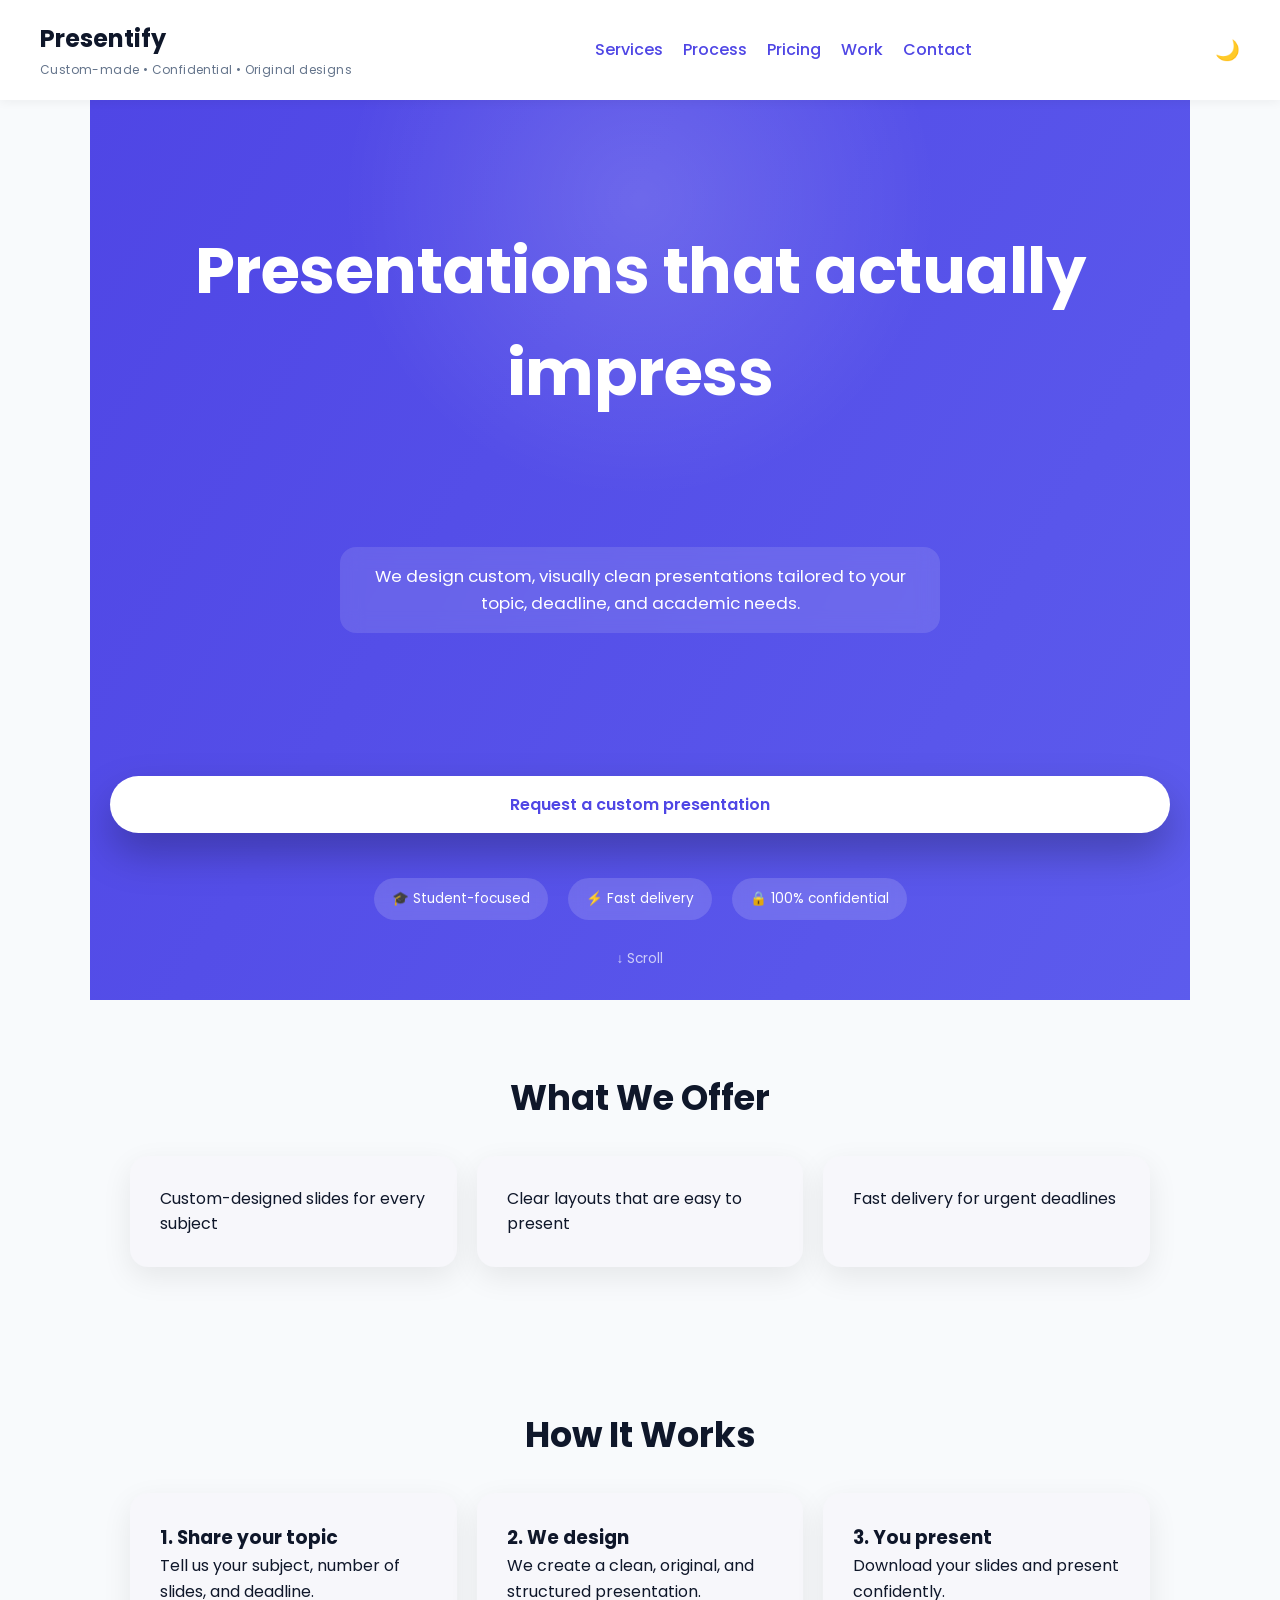
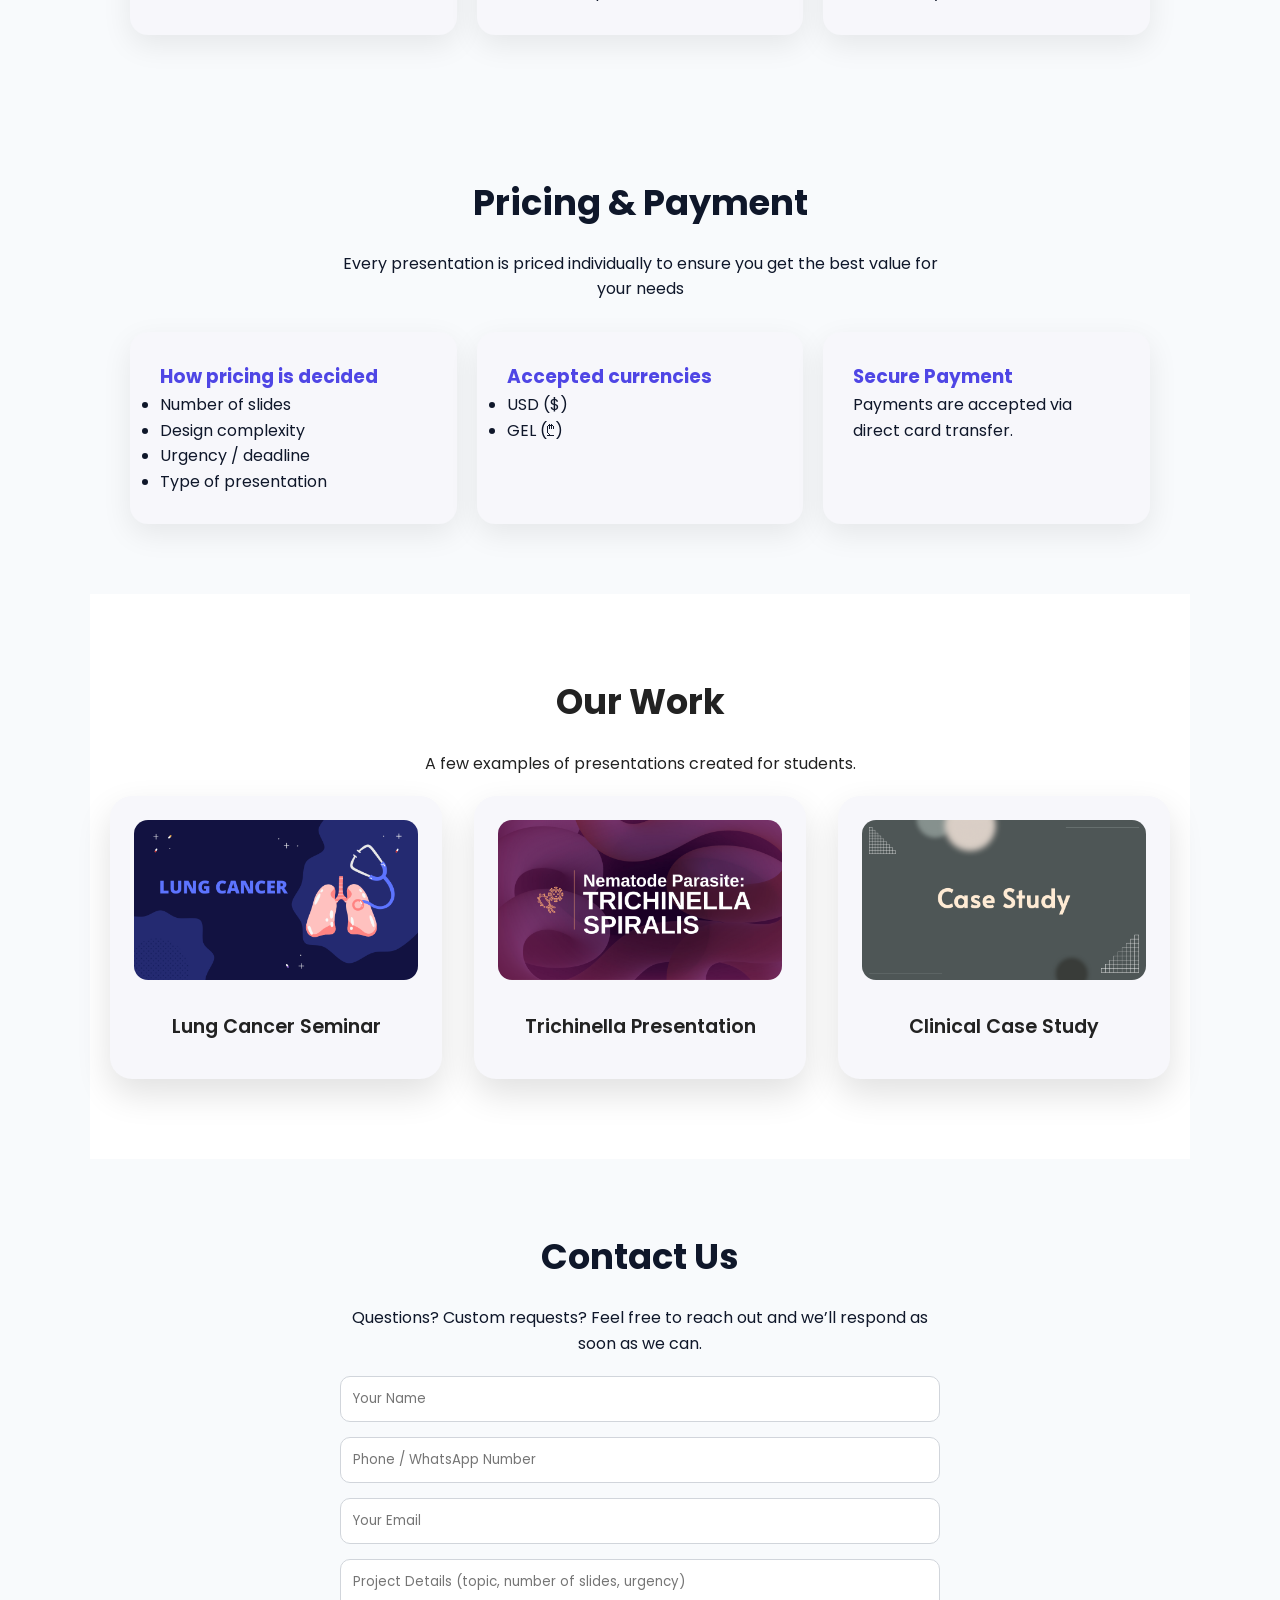
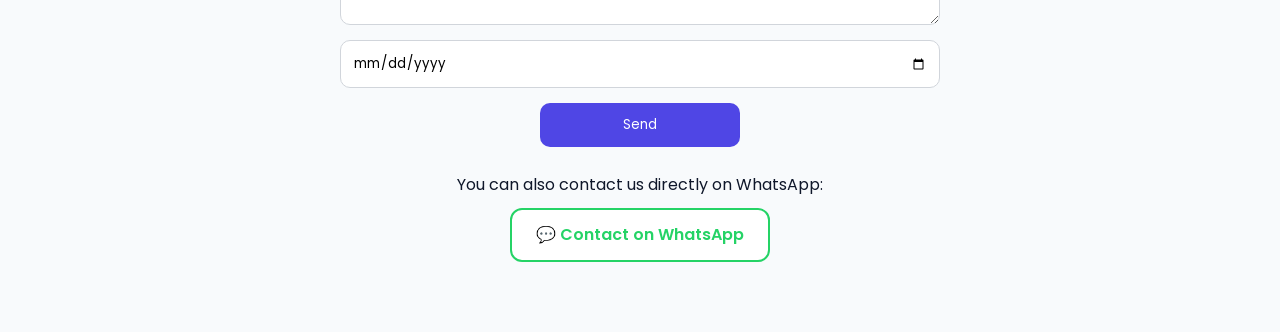
<file: index.html>
<!DOCTYPE html>
<html lang="en">
<head>
  <meta charset="UTF-8">
  <meta name="robots" content="index, follow">
  <link rel="canonical" href="https://presentify-web.github.io/presentify/">
  <meta name="viewport" content="width=device-width, initial-scale=1.0">
  <title>Presentify | Custom-made Presentations</title>
  <link rel="stylesheet" href="style.css">
  <link rel="sitemap" type="application/xml" href="/presentify/sitemap.xml">
  <link href="https://fonts.googleapis.com/css2?family=Poppins:wght@300;400;600&display=swap" rel="stylesheet">
  <meta name="description" content="Presentify creates custom, aesthetic presentations for students with fast delivery and clean design.">
  <meta name="keywords" content="student presentations, custom ppt, academic slides, Presentify">
  <meta name="author" content="Presentify">
</head>

<body>

<!-- NAVBAR -->
<nav class="hero-nav">
  <div class="brand-wrap">
  <h1 class="brand">Presentify</h1>
  <p class="tagline">Custom-made • Confidential • Original designs</p>
</div>
  <ul class="nav-links">
    <li><a href="#services">Services</a></li>
    <li><a href="#process">Process</a></li>
    <li><a href="#pricing">Pricing</a></li>
    <li><a href="#work">Work</a></li>
    <li><a href="#contact">Contact</a></li>
  </ul>
  <button id="darkToggle" class="dark-btn">🌙</button>
</nav>

<!-- HERO -->
<section class="hero">

  <h2 class="hero-title">Presentations that actually impress</h2>
  <p class="hero-sub">
    We design custom, visually clean presentations tailored to your topic,
    deadline, and academic needs.
  </p>

  <button class="hero-btn">Request a custom presentation</button>
  <div class="hero-badges">
  <span>🎓 Student-focused</span>
  <span>⚡ Fast delivery</span>
  <span>🔒 100% confidential</span>
</div>
<div class="scroll-indicator">↓ Scroll</div>
</section>

<!-- SERVICES -->
<section id="services" class="fade-up">
  <h2 class="center-title">What We Offer</h2>
  <div class="cards">
    <div class="card">Custom-designed slides for every subject</div>
    <div class="card">Clear layouts that are easy to present</div>
    <div class="card">Fast delivery for urgent deadlines</div>
  </div>
</section>

<!-- PROCESS -->
<section id="process" class="fade-up">
  <h2 class="center-title">How It Works</h2>

  <div class="cards">
    <div class="card">
      <h3>1. Share your topic</h3>
      <p>Tell us your subject, number of slides, and deadline.</p>
    </div>

    <div class="card">
      <h3>2. We design</h3>
      <p>We create a clean, original, and structured presentation.</p>
    </div>

    <div class="card">
      <h3>3. You present</h3>
      <p>Download your slides and present confidently.</p>
    </div>
  </div>
</section>

<!-- PRICING -->
<section id="pricing" class="fade-up">
  <h2 class="center-title">Pricing & Payment</h2>
  <p style="text-align:center; max-width:600px; margin:20px auto;">
    Every presentation is priced individually to ensure you get the best value for your needs
  </p>
  <div class="cards">
    <div class="card">
      <h3>How pricing is decided</h3>
      <ul>
        <li>Number of slides</li>
        <li>Design complexity</li>
        <li>Urgency / deadline</li>
        <li>Type of presentation</li>
      </ul>
    </div>

    <div class="card">
      <h3>Accepted currencies</h3>
      <ul>
        <li>USD ($)</li>
        <li>GEL (₾)</li>
      </ul>
    </div>

    <div class="card">
      <h3>Secure Payment</h3>
      <p>Payments are accepted via direct card transfer.</p>
    </div>
  </div>
</section>

<!-- WORK / SHOWCASE -->
<section id="work" class="fade-up">
  <h2 class="center-title">Our Work</h2>
  <p style="text-align:center; max-width:600px; margin:20px auto;">
    A few examples of presentations created for students.
  </p>

  <div class="work-grid">

    <!-- LUNG CANCER -->
    <div class="work-card">
      <div class="preview-strip">
        <img src="assets/images/lung-cancer/lung-cancer-1.png" alt="Lung cancer slide preview">
        <img src="assets/images/lung-cancer/lung-cancer-2.png" alt="Lung cancer slide preview">
        <img src="assets/images/lung-cancer/lung-cancer-3.png" alt="Lung cancer slide preview">
      </div>
      <h3 class="work-title">Lung Cancer Seminar</h3>
    </div>

    <!-- TRICHINELLA -->
    <div class="work-card">
      <div class="preview-strip">
        <img src="assets/images/trichinella/trichinella-spiralis.png" alt="Trichinella slide preview">
        <img src="assets/images/trichinella/trichinella-spiralis-(1).png" alt="Trichinella slide preview">
        <img src="assets/images/trichinella/trichinella-spiralis-(2).png" alt="Trichinella slide preview">
      </div>
      <h3 class="work-title">Trichinella Presentation</h3>
    </div>

    <!-- CASE STUDY -->
    <div class="work-card">
      <div class="preview-strip">
        <img src="assets/images/case-study/case-study-1.png" alt="Case study slide preview">
        <img src="assets/images/case-study/case-study-2.png" alt="Case study slide preview">
        <img src="assets/images/case-study/case-study-3.png" alt="Case study slide preview">
      </div>
      <h3 class="work-title">Clinical Case Study</h3>
    </div>

  </div>
</section>


<!-- CONTACT -->
<section id="contact" class="fade-up">
  <h2 class="center-title">Contact Us</h2>
  <p style="text-align:center; max-width:600px; margin:20px auto;">
    Questions? Custom requests?  
    Feel free to reach out and we’ll respond as soon as we can.
  </p>

  <form 
  action="https://docs.google.com/forms/d/e/1FAIpQLSftMfvffW1oEvvEskq_mofoU1XlszSK8_tbQLXTS2BKpOETVw/formResponse"
  method="POST"
  target="_blank">

  <input 
    type="text" 
    name="entry.2005620554" 
    placeholder="Your Name" 
    required>

  <input 
    type="tel" 
    name="entry.1166974658" 
    placeholder="Phone / WhatsApp Number">

  <input 
    type="email" 
    name="entry.839337160" 
    placeholder="Your Email" 
    required>

  <textarea name="entry.1065046570" placeholder="Project Details (topic, number of slides, urgency)"></textarea>
  <input 
    type="date" 
    name="entry.1748974943">
    
  <button type="submit">Send</button>
</form>

  <div class="contact-options">
    <p>You can also contact us directly on WhatsApp: </p>
    <a href="https://wa.me/995595541981?text=Hi!%20I’m%20interested%20in%20a%20custom%20presentation.%0AName:%0ASubject:%0ANumber%20of%20slides:%0ADetails:%0ADeadline:"
    target="_blank" 
    class="whatsapp-contact"
    aria-label="Contact Presentify on WhatsApp">
      💬 Contact on WhatsApp
    </a>
  </div>
</section>

<script src="script.js"></script>
</body>

</html>
</file>
<file: style.css>
/* RESET + BASE */
* {
  margin: 0;
  padding: 0;
  box-sizing: border-box;
  font-family: 'Poppins', sans-serif;
}

body {
  background: #f8fafc;
  color: #0f172a;
  line-height: 1.6;
}

/* VARIABLES */
:root {
  --bg: #ffffff;
  --text: #222;
  --card-bg: #f7f7fb;
}

body.dark {
  --bg: #0f172a;
  --text: #e5e7eb;
  --card-bg: #1a1c23;
}

/* NAVBAR */
nav {
  display: flex;
  align-items: center;
  justify-content: space-between;
  padding: 20px 40px;
  background: var(--bg);
  position: sticky;
  top: 0;
  z-index: 1000;
  box-shadow: 0 2px 10px rgba(0,0,0,0.05);
}

nav ul {
  display: flex;
  list-style: none;
  gap: 20px;
}

nav a {
  text-decoration: none;
  color: #4f46e5;
  font-weight: 500;
}

.dark-btn {
  background: none;
  border: none;
  font-size: 20px;
  cursor: pointer;
}

.brand-wrap {
  display: flex;
  flex-direction: column;
  gap: 2px;
}

.tagline {
  font-size: 0.75rem;
  font-weight: 400;
  color: #64748b;
  letter-spacing: 0.4px;
}

body.dark .tagline {
  color: #94a3b8;
}

/* HERO */
.hero {
  min-height: 100vh;
  padding: 120px 20px 80px;
  background: linear-gradient(120deg, #4f46e5, #6366f1, #7c3aed);
  background-size: 300% 300%;
  animation: gradientMove 12s ease infinite;
  color: white;
  text-align: center;

  display: flex;
  flex-direction: column;
  justify-content: center;
  gap: 25px;
  position: relative;
  overflow: hidden;
}

@keyframes gradientMove {
  0% { background-position: 0% 50%; }
  50% { background-position: 100% 50%; }
  100% { background-position: 0% 50%; }
}

.hero::before {
  content: "";
  position: absolute;
  width: 600px;
  height: 600px;
  background: radial-gradient(circle, rgba(255,255,255,0.15), transparent 70%);
  top: -200px;
  left: 50%;
  transform: translateX(-50%);
  z-index: 0;
}

.hero * {
  position: relative;
  z-index: 1;
}

.hero-title {
  font-size: clamp(2.5rem, 5vw, 4rem);
  font-weight: 700;
  letter-spacing: -0.5px;
}

.hero-sub {
  max-width: 650px;
  margin: auto;
  padding: 16px 24px;
  background: rgba(255,255,255,0.12);
  border-radius: 16px;
  backdrop-filter: blur(10px);
  font-size: 1.05rem;
}

.hero h1 {
  font-size: 2.8rem;
  margin-bottom: 15px;
}

.hero p {
  max-width: 600px;
  margin: auto;
}

.hero-btn {
  margin-top: 20px;
  padding: 16px 40px;
  border-radius: 999px;
  background: white;
  color: #4f46e5;
  font-weight: 600;
  font-size: 1rem;
  border: none;
  cursor: pointer;
  box-shadow: 0 20px 40px rgba(0,0,0,0.25);
  transition: all 0.3s ease;
  animation: float 4s ease-in-out infinite;
}

.hero-btn:hover {
  transform: translateY(-4px);
  box-shadow: 0 30px 60px rgba(0,0,0,0.35);
}

.hero-badges {
  display: flex;
  gap: 20px;
  justify-content: center;
  flex-wrap: wrap;
  margin-top: 20px;
}

.hero-badges span {
  background: rgba(255,255,255,0.15);
  padding: 10px 18px;
  border-radius: 999px;
  font-size: 0.85rem;
  backdrop-filter: blur(8px);
  animation: float 4s ease-in-out infinite;
}

.scroll-indicator {
  position: absolute;
  bottom: 30px;
  left: 50%;
  transform: translateX(-50%);
  font-size: 0.85rem;
  opacity: 0.7;
  animation: bounce 2s infinite;
}

@keyframes bounce {
  0%, 100% { transform: translate(-50%, 0); }
  50% { transform: translate(-50%, 10px); }
}

@keyframes float {
  0% { transform: translateY(0); }
  50% { transform: translateY(-8px); }
  100% { transform: translateY(0); }
}

/* SECTIONS */
section {
  padding: 70px 40px;
  max-width: 1100px;
  margin: auto;
}

.center-title {
  text-align: center;
  font-size: 2.2rem;
  margin-bottom: 15px;
}

.section-desc {
  text-align: center;
  max-width: 600px;
  margin: 15px auto 40px;
  opacity: 0.8;
}

/* CARDS */
.cards {
  display: grid;
  grid-template-columns: repeat(auto-fit, minmax(220px, 1fr));
  gap: 20px;
  margin-top: 30px;
}

.card {
  background: var(--card-bg);
  padding: 30px;
  border-radius: 18px;
  box-shadow: 0 10px 30px rgba(0,0,0,0.08);
  transition: transform 0.3s, box-shadow 0.3s;
}

.card:hover {
  transform: translateY(-8px);
  box-shadow: 0 15px 35px rgba(0,0,0,0.12);
}

/* WORK / PORTFOLIO */
#work {
  padding: 80px 20px;
  background: var(--bg);
  color: var(--text);
}

.work-grid {
  display: grid;
  grid-template-columns: repeat(auto-fit, minmax(280px, 1fr));
  gap: 32px;
  max-width: 1100px;
  margin: auto;
}

.work-card {
  background: var(--card-bg);
  padding: 24px;
  border-radius: 22px;
  box-shadow: 0 15px 35px rgba(0,0,0,0.12);
  transition: transform 0.3s, box-shadow 0.3s;
}

.work-card:hover {
  transform: translateY(-8px);
  box-shadow: 0 20px 50px rgba(0,0,0,0.2); /* hover shadow effect */
}

.work-card h3 {
  margin-bottom: 12px;
}

.work-title {
  text-align: center;
  font-size: 1.2rem;   /* smaller size */
  margin-bottom: 12px; /* spacing below the title */
  font-weight: 600;    /* slightly bold */
  color: var(--text);  /* uses light/dark mode automatically */
}

.work-card img {
  border-radius: 14px;
  margin-bottom: 12px;
  width: 100%;
}

.work-images {
  display: flex;
  gap: 10px;
  overflow-x: auto;
}

.work-images img {
  height: 140px;
  border-radius: 10px;
  flex-shrink: 0;
  transition: transform 0.3s ease;
}

.work-images img:hover {
  transform: scale(1.05);
}

.preview-strip {
  display: flex;
  gap: 14px;
  overflow-x: auto;
  margin-bottom: 20px;
  scrollbar-width: none;
}

.preview-strip::-webkit-scrollbar {
  display: none;
}

.preview-strip img {
  height: 160px;
  border-radius: 14px;
  flex-shrink: 0;
  filter: blur(0.6px);
  pointer-events: none;
  user-select: none;
}

.preview-btn {
  width: 100%;
  padding: 12px;
  border-radius: 30px;
  border: none;
  font-size: 0.95rem;
  font-weight: 600;
  cursor: pointer;
  background: #6c63ff;
  color: #ffffff;
  transition: background 0.3s ease;
}

.preview-btn:hover {
  background: #857dff;
}

/* FORMS */
form {
  display: flex;
  flex-direction: column;
  gap: 15px;
  max-width: 500px;
}

input,
textarea {
  padding: 12px;
  border-radius: 10px;
  border: 1px solid #d1d5db;
}

form button {
  background: #4f46e5;
  color: white;
  border: none;
  padding: 12px;
  border-radius: 10px;
  cursor: pointer;
}

/* CONTACT */
#contact form {
  margin: auto;
  width: 100%;
  max-width: 600px;
}

#contact input,
#contact textarea {
  width: 100%;
}

#contact button {
  align-self: center;
  width: 200px;
}

.contact-options {
  margin-top: 25px;
  text-align: center;
}

.whatsapp-contact {
  display: inline-block;
  margin-top: 10px;
  padding: 12px 24px;
  background: #25D366;
  color: white;
  text-decoration: none;
  border-radius: 12px;
  font-weight: 600;
}

/* PRICING */
#pricing h3 {
  color: #4f46e5;
}

/* FADE ANIMATION */
.fade-up {
  opacity: 0;
  transform: translateY(30px);
  transition: all 0.6s ease;
}

.fade-up.show {
  opacity: 1;
  transform: translateY(0);
}

/* DARK MODE */
body.dark {
  background: #0f172a;
  color: #e5e7eb;
}

body.dark nav {
  background: #020617;
}

body.dark a {
  color: #818cf8;
}

body.dark .card,
body.dark .work-card {
  background: #020617;
  color: #e5e7eb;
}

body.dark input,
body.dark textarea {
  background: #020617;
  color: white;
  border: 1px solid #334155;
}

body.dark .preview-btn {
  background: #6c63ff;
  color: #ffffff;
}

body.dark .work-card p,
body.dark .work-date {
  color: #eaeaea;
}

body.dark input[type="date"] {
  color-scheme: dark;
}

/* WHATSAPP CONTACT BUTTON */
.whatsapp-contact {
  display: inline-block;
  margin-top: 10px;
  padding: 12px 24px;
  background: white;        /* button white in light mode */
  color: #25D366;           /* text green */
  text-decoration: none;
  border-radius: 12px;
  font-weight: 600;
  border: 2px solid #25D366;
  transition: all 0.3s ease;
}

.whatsapp-contact:hover {
  background: #f0f0f0;     /* subtle hover effect */
}

/* DARK MODE */
body.dark .whatsapp-contact {
  background: #1a1c23;      /* dark button background */
  color: #25D366;           /* green text remains */
  border: 2px solid #25D366;
}

body.dark .whatsapp-contact:hover {
  background: #252730;      /* subtle hover in dark mode */
}

/* Dark mode toggle icon visibility */
.dark-btn {
  font-size: 20px;
  cursor: pointer;
  background: none;
  border: none;
  color: #4f46e5; /* default moon color */
}

body.dark .dark-btn {
  color: #ffffff; /* makes ☀ visible */
}

body.dark .dark-btn {
  color: #facc15; /* soft yellow sun */
}

/* MEDIA QUERIES */
@media (max-width: 768px) {
  .hero-title {
    font-size: 2.2rem;
  }

  .hero-sub {
    font-size: 0.95rem;
  }

  nav ul {
    display: none;
  }

  .hero-mockup {
    max-width: 90%;
  }
}

/* Smooth theme transition */
body,
nav,
section,
.card,
.work-card,
input,
textarea,
button,
a {
  transition: 
    background-color 0.35s ease,
    color 0.35s ease,
    border-color 0.35s ease,
    box-shadow 0.35s ease;
}
</file>
